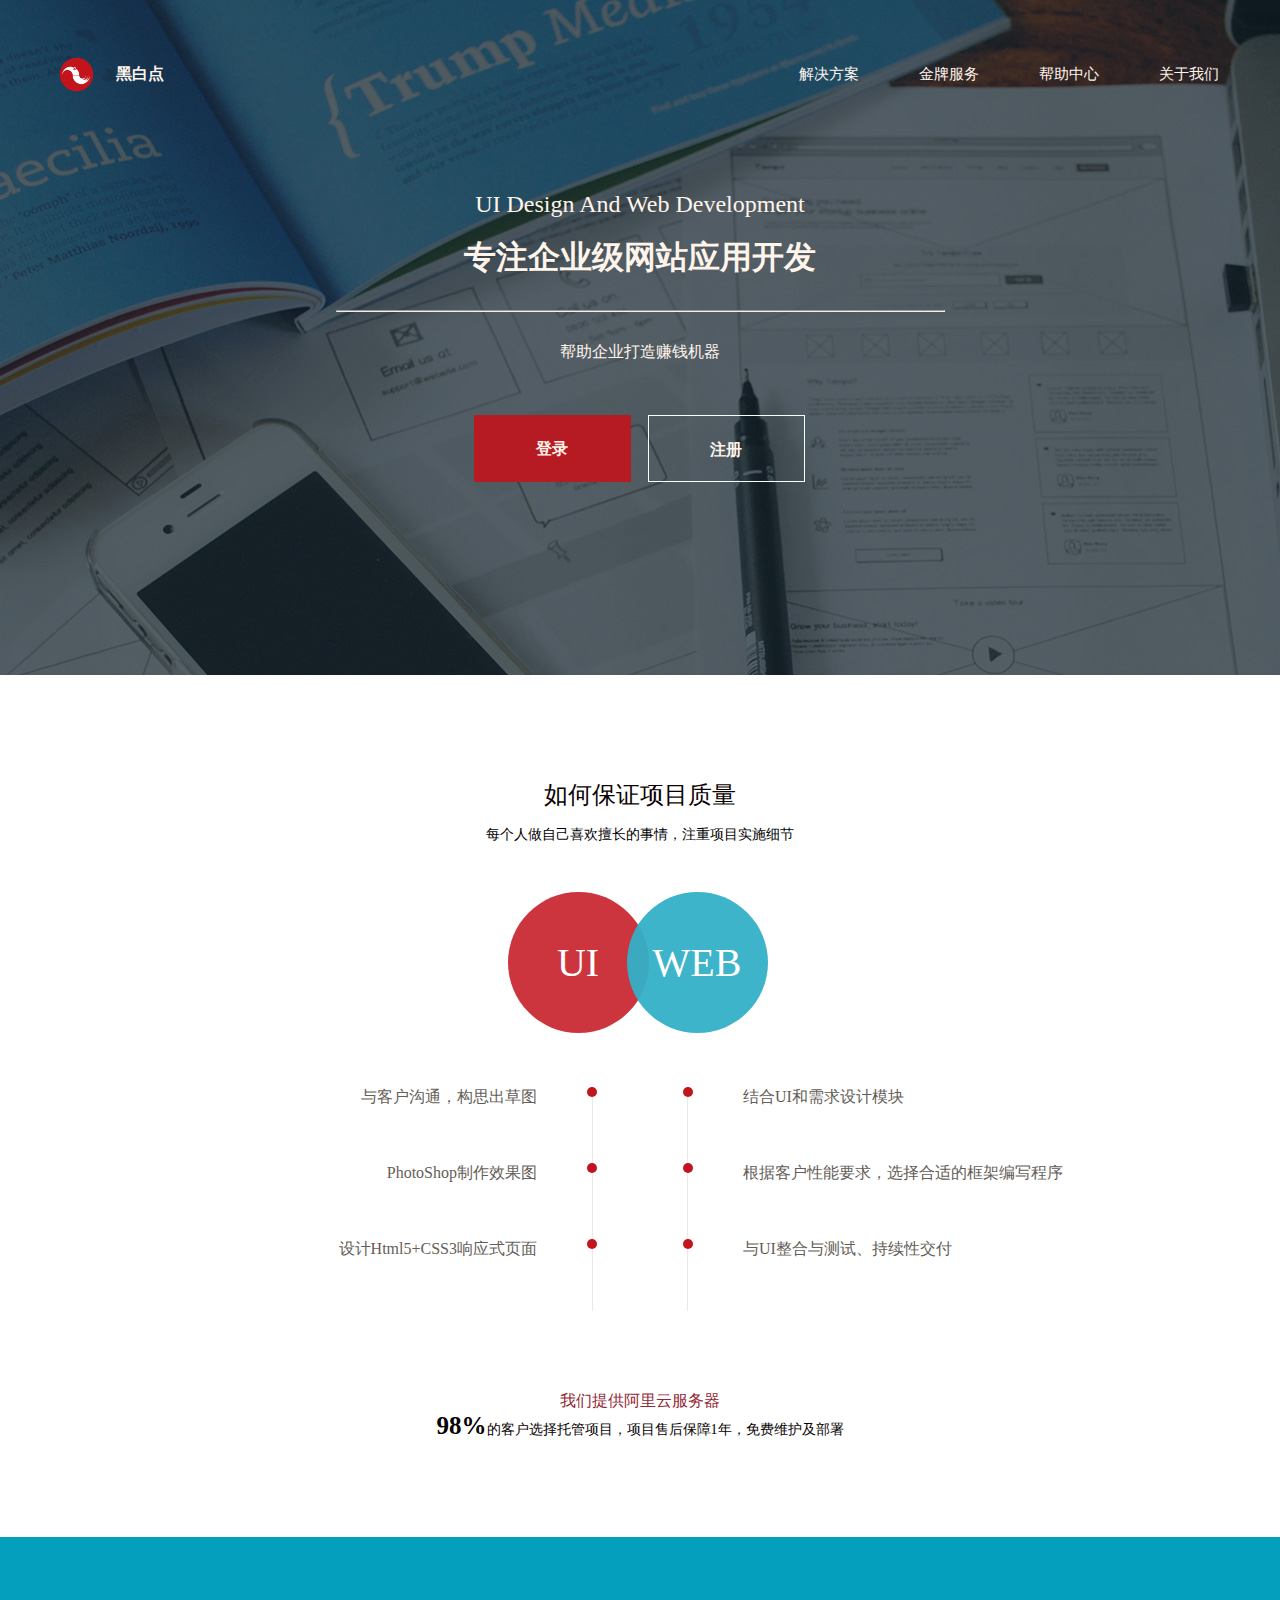
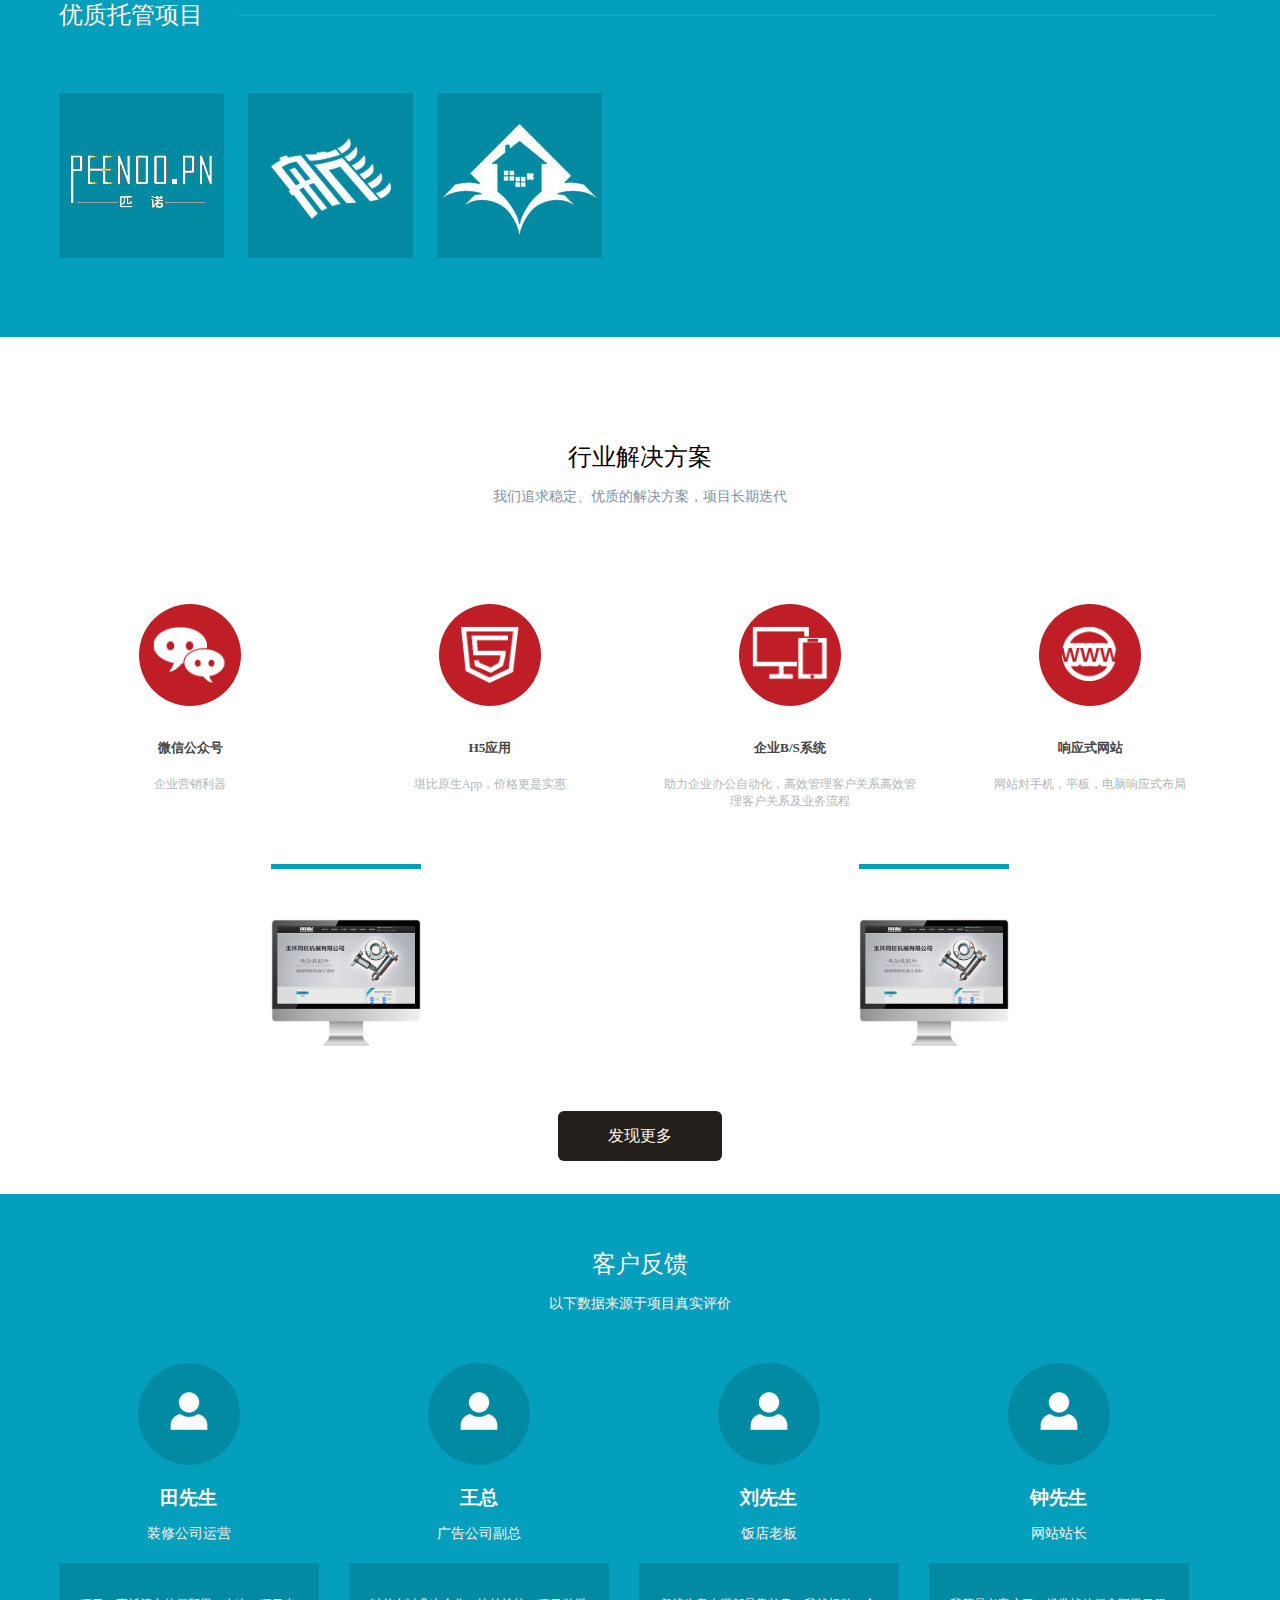
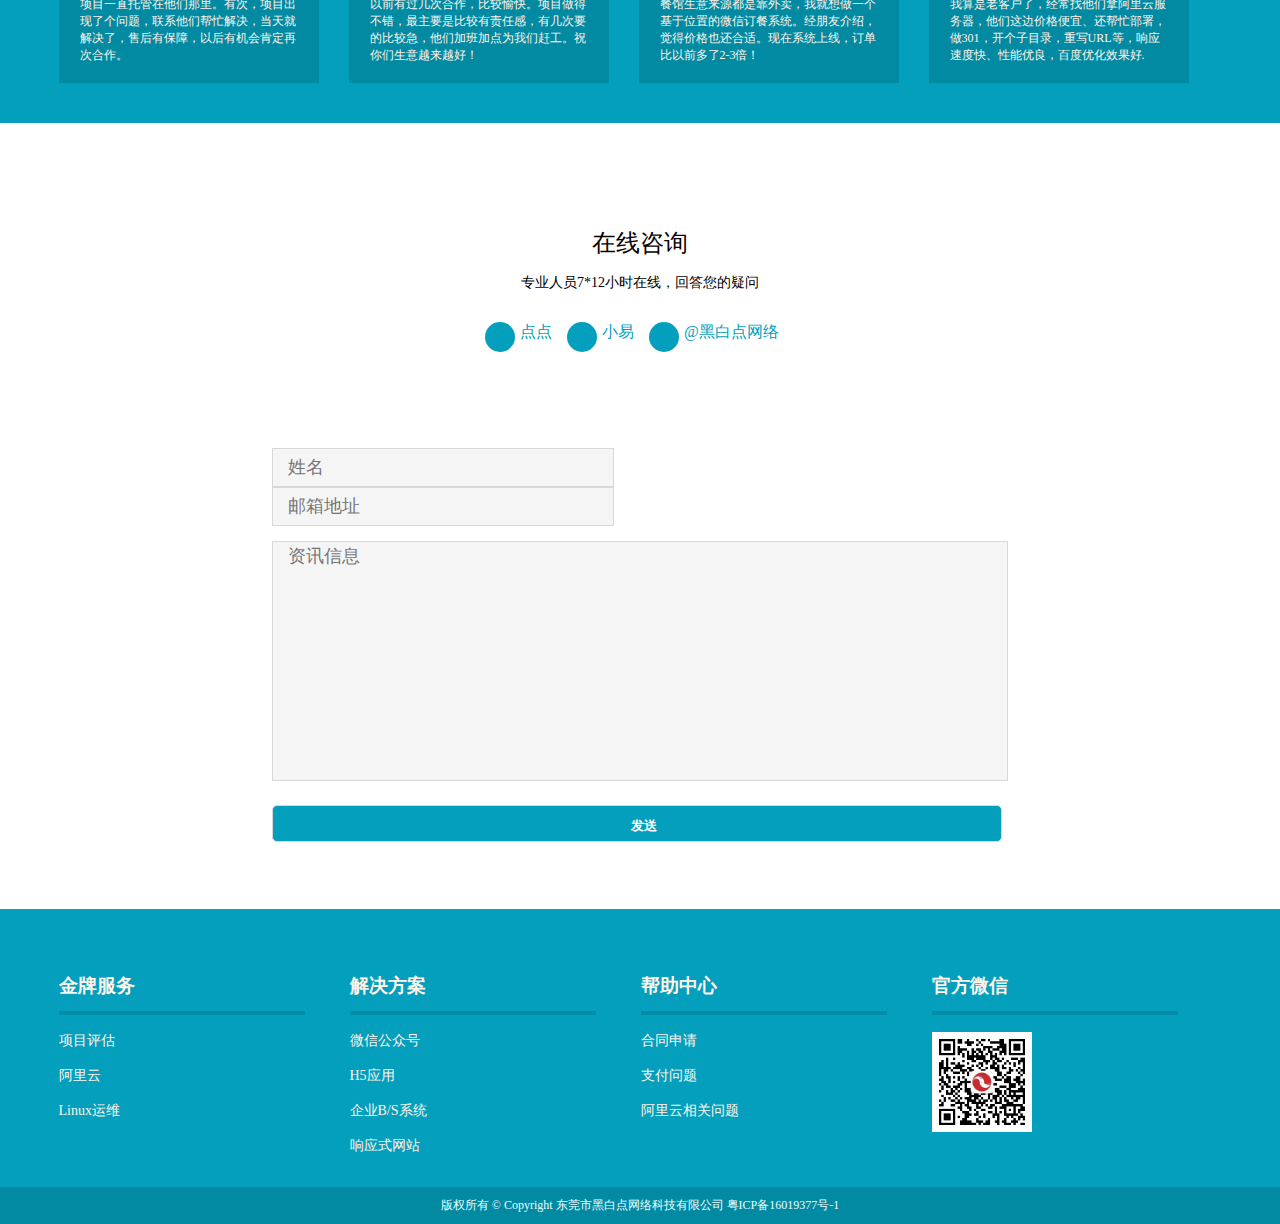
<file: qhd/index.html>
<!DOCTYPE html>
<html lang="en">
<head>
    <meta charset="UTF-8">
    <title>起黑点</title>
    <link rel="stylesheet" href="css/index.css">
    <link rel="stylesheet" href="css/common.css">
</head>
<body>
   <header class="page01">
       <div class="container">
       <div class="nav">
           <div class="logo">
               <img src="img/logo.png" alt="" width="35" height="35">
               <span>黑白点</span>
           </div>
           <ul class="list">
               <li><a href="solve.html">解决方案</a></li>
               <li><a href="service.html">金牌服务</a></li>
               <li><a href="help.html">帮助中心</a></li>
               <li><a href="aboutus.html">关于我们</a></li>
           </ul>
       </div>
       <div class="bigTitle">
           <div class="title">
               <h2>UI Design And Web Development</h2>
               <h1>专注企业级网站应用开发</h1>
               <hr>
               <h4>帮助企业打造赚钱机器</h4>
           </div>
           <ul class="login">
               <li><a href="#">登录</a></li>
               <li><a href="#">注册</a></li>
           </ul>
       </div>
       </div>
   </header>
<section class="page02">
    <div class="container">
        <div class="top_title">
            <h2>如何保证项目质量</h2>
            <p>每个人做自己喜欢擅长的事情，注重项目实施细节</p>
        </div>
        <div class="circle">
            <span class="UI">UI</span>
            <span class="WEB">WEB</span>
        </div>
        <div class="content">
            <div class="content_left">
            <ul>
                <li>与客户沟通，构思出草图</li>
                <li>PhotoShop制作效果图</li>
                <li>设计Html5+CSS3响应式页面</li>
            </ul>
            </div>
            <div class="content_right">
            <ul>
                <li>结合UI和需求设计模块</li>
                <li>根据客户性能要求，选择合适的框架编写程序</li>
                <li>与UI整合与测试、持续性交付</li>
            </ul>
            </div>
        </div>
        <div class="bottom">
            <p>我们提供阿里云服务器</p>
            <p><span>98%</span>的客户选择托管项目，项目售后保障1年，免费维护及部署</p>
        </div>
    </div>
</section>
<section class="page03">
    <div class="container">
    <h2>优质托管项目</h2>
    <ul>
        <li><img src="img/work1.jpg" alt=""></li>
        <li><img src="img/work2.jpg" alt=""></li>
        <li><img src="img/work3.jpg" alt=""></li>
    </ul>
    </div>
</section>
<section class="page04">
    <div class="container">
        <div class="top_title">
            <h2>行业解决方案</h2>
            <p>我们追求稳定、优质的解决方案，项目长期迭代</p>
        </div>
        <ul class="tubiao">
            <li><span><img src="img/wx.png" alt=""></span>
            <h5>微信公众号</h5>
            <p>企业营销利器</p>
            </li>
            <li><span><img src="img/h5.png" alt=""></span>
                <h5>H5应用</h5>
                <p>堪比原生App，价格更是实惠</p>
            </li>
            <li><span><img src="img/web.png" alt=""></span>
                <h5>企业B/S系统</h5>
                <p>助力企业办公自动化，高效管理客户关系高效管理客户关系及业务流程</p>
            </li>
            <li><span><img src="img/www.png" alt=""></span>
                <h5>响应式网站</h5>
                <p>网站对手机，平板，电脑响应式布局</p>
            </li>
        </ul>
        <div class="picture">
            <img src="img/pictrue.png" alt="">
            <img src="img/pictrue.png" alt="">
        </div>
        <div class="btn">
            <a href="#">发现更多</a>
        </div>
    </div>
</section>
<section class="page05">
    <div class="container">
        <div class="top_title font_white">
            <h2 class="font_white">客户反馈</h2>
            <p>以下数据来源于项目真实评价</p>
        </div>
        <ul class="client">
            <li>
                <span><img src="img/default.png" alt=""></span>
                <h3>田先生</h3>
                <p class="clientPos">装修公司运营</p>
                <div class="clientDetail">
                    <p>项目一直托管在他们那里。有次，项目出现了个问题，联系他们帮忙解决，当天就解决了，售后有保障，以后有机会肯定再次合作。</p>
                </div>
            </li>
            <li>
                <span><img src="img/default.png" alt=""></span>
                <h3>王总</h3>
                <p class="clientPos">广告公司副总</p>
                <div class="clientDetail">
                    <p>以前有过几次合作，比较愉快。项目做得不错，最主要是比较有责任感，有几次要的比较急，他们加班加点为我们赶工。祝你们生意越来越好！</p>
                </div>
            </li>
            <li>
                <span><img src="img/default.png" alt=""></span>
                <h3>刘先生</h3>
                <p class="clientPos">饭店老板</p>
                <div class="clientDetail">
                    <p>餐馆生意来源都是靠外卖，我就想做一个基于位置的微信订餐系统。经朋友介绍，觉得价格也还合适。现在系统上线，订单比以前多了2-3倍！</p>
                </div>
            </li>
            <li>
                <span><img src="img/default.png" alt=""></span>
                <h3>钟先生</h3>
                <p class="clientPos">网站站长</p>
                <div class="clientDetail">
                    <p>我算是老客户了，经常找他们拿阿里云服务器，他们这边价格便宜、还帮忙部署，做301，开个子目录，重写URL等，响应速度快、性能优良，百度优化效果好.</p>
                </div>
            </li>
        </ul>
    </div>
</section>
<section class="page06">
    <div class="container">
        <div class="top_title">
            <h2>在线咨询</h2>
            <p>专业人员7*12小时在线，回答您的疑问</p>
        </div>
        <ul class="consult">
            <li>
                <a href="#">点点</a>
            </li>
            <li>
                <a href="#">小易</a>
            </li>
            <li>
                <a href="#">@黑白点网络</a>
            </li>
        </ul>
        <form class="info">
            <input type="text" placeholder="姓名" class="name">
            <input type="email" placeholder="邮箱地址" class="address">
            <textarea placeholder="资讯信息" class="textInfo"></textarea>
            <input type="submit" class="send-btn" value="发送">
        </form>
    </div>
</section>
<footer class="footer">
    <div class="container">
    <ul class="footerTop">
        <li>
            <h3>金牌服务</h3>
            <p>项目评估</p>
            <p>阿里云</p>
            <p>Linux运维</p>
        </li>
        <li>
            <h3>解决方案</h3>
            <p>微信公众号</p>
            <p>H5应用</p>
            <p>企业B/S系统</p>
            <p>响应式网站</p>
        </li>
        <li>
            <h3>帮助中心</h3>
            <p>合同申请</p>
            <p>支付问题</p>
            <p>阿里云相关问题</p>
        </li>
        <li>
            <h3>官方微信</h3>
            <img src="img/qrcode.jpg" alt="" width="100" height="100">
        </li>
    </ul>
    </div>
    <div class="footerBottom">
        版权所有 © Copyright 东莞市黑白点网络科技有限公司 粤ICP备16019377号-1
    </div>
</footer>
</body>
</html>
</file>
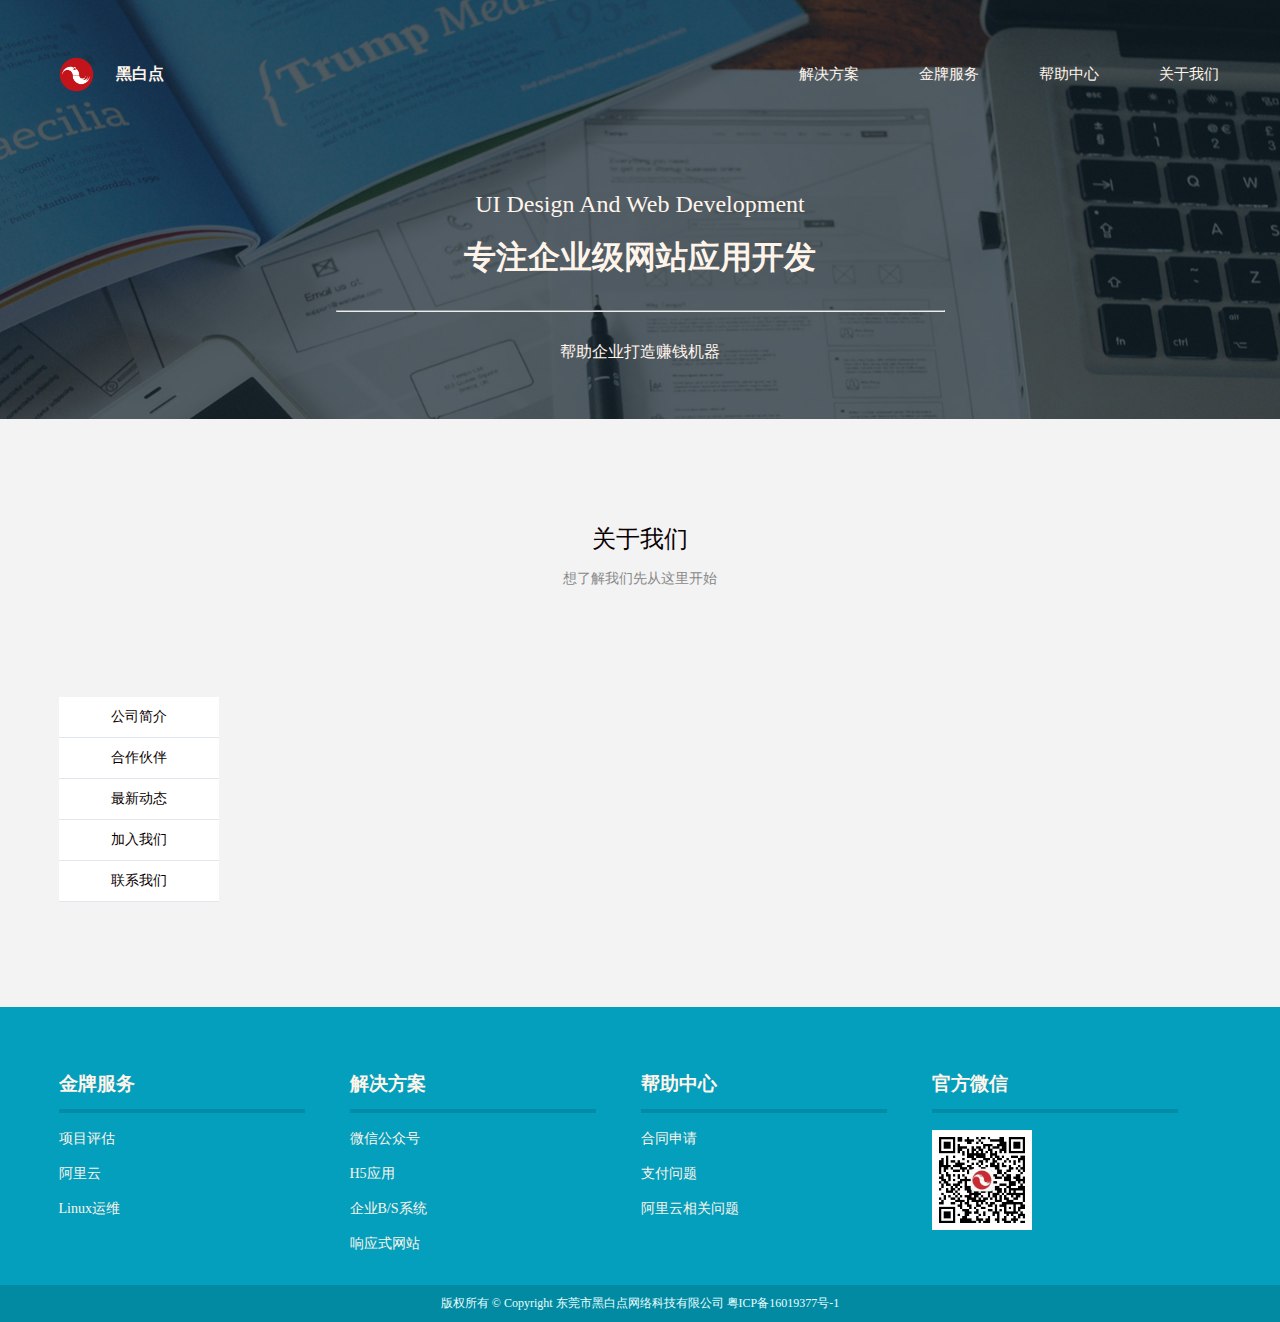
<file: qhd/aboutus.html>
<!DOCTYPE html>
<html lang="en">
<head>
    <meta charset="UTF-8">
    <title>关于我们</title>
    <link rel="stylesheet" href="css/common.css">
    <style>
        .page02{
            min-height: 588px;
            overflow: hidden;
            background: #f3f3f4;
        }
        .page02 .top_title p{
            color:#888;
        }
        .page02 .main_content .content_right2 .content .tel{
            color:#049fbd;
        }
        .page02 .main_content .content_right2 .content .tel:hover{
            text-decoration: underline;
        }
        .page02 .main_content .content_right2 .content .conUsTitle{
            margin-bottom: 33px;
        }
    </style>
</head>
<body>
<header class="page01 other_header">
    <div class="container">
        <div class="nav">
            <div class="logo">
                <img src="img/logo.png" alt="" width="35" height="35">
                <span>黑白点</span>
            </div>
            <ul class="list">
                <li><a href="solve.html">解决方案</a></li>
                <li><a href="service.html">金牌服务</a></li>
                <li><a href="help.html">帮助中心</a></li>
                <li><a href="aboutus.html">关于我们</a></li>
            </ul>
        </div>
        <div class="bigTitle">
            <div class="title">
                <h2>UI Design And Web Development</h2>
                <h1>专注企业级网站应用开发</h1>
                <hr>
                <h4>帮助企业打造赚钱机器</h4>
            </div>
        </div>
    </div>
</header>

<section class="page02">
    <div class="container">
        <div class="top_title">
            <h2>关于我们</h2>
            <p>想了解我们先从这里开始</p>
        </div>
        <div class="main_content">
            <ul class="content_left2">
                <li><span></span>公司简介</li>
                <li><span></span>合作伙伴</li>
                <li><span></span>最新动态</li>
                <li><span></span>加入我们</li>
                <li><span></span>联系我们</li>
            </ul>
            <div class="content_right2" id="comDatil">
                <div class="nav">
                    <p><a href="index.html">首页</a> / <a href="aboutus.html">关于我们 </a>/ <span id="change">公司简介</span></p>
                </div>
                <div class="content">
                    <h2>公司简介</h2>
                    <p>东莞市黑白点网络科技有限公司是一家快速成长 的互联网解决方案提供商。我们倡导的持续性交付模式深受企业的欢迎， 在保障产品质量的前提下，用户可以直观看到项目进度情况</p>
                    <p>公司成立于2016年。在此之前，我们已经为湖南、广东、上海等多地客户 服务多年，我们的优质产品及服务得到了客户的认可。我们的核心竞争力 来自于我们的丰富经验和重视研发的态度，研发人员平均有四年本职工作 经验，对于新技术我们十分敏感，经常为国内各大开放平台，及开源社区 做出贡献</p>
                </div>
            </div>
            <div class="content_right2" id="cor">
                <div class="nav">
                    <p><a href="index.html">首页</a> / <a href="aboutus.html">关于我们 </a>/ <span id="change">合作伙伴</span></p>
                </div>
                <div class="content">
                    <h2>合作伙伴</h2>
                    <p>阿里云  谷歌  Docker  腾讯云  微信</p>
                </div>
            </div>
            <div class="content_right2" id="news">
                <div class="nav">
                    <p><a href="index.html">首页</a> / <a href="aboutus.html">关于我们 </a>/ <span id="change">最新动态</span></p>
                </div>
                <div class="content">
                    <h2>最新动态</h2>
                    <p>2016年3月24日 版本号：v1.0；官方网站上线！</p>
                    <p>2016年4月7日 版本号：v1.1；新增产品模块，控制台模块，解决了一些遗留BUG</p>
                    <p>2016年4月17日 版本号：v1.2.1；网站布局整体优化，用户字段修正，字体大小问题，解决了重置密码不能使用的问题</p>
                    <p>2016年4月29日 版本号：v1.2.2；网站UI重新布局，进入稳定版本</p>
                </div>
            </div>
            <div class="content_right2" id="joinUs">
                <div class="nav">
                    <p><a href="index.html">首页</a> / <a href="aboutus.html">关于我们 </a>/ <span id="change">加入我们</span></p>
                </div>
                <div class="content">
                    <h2>加入我们</h2>
                    <p>NodeJs工程师：1年nodejs开发经验，会mean全栈开发，熟悉linux，有github账号优先</p>
                    <p>电话销售：有热情，熟悉电话销售，有信心挑战高薪</p>
                    <p>运营专员：1年运营经验，熟悉微信、微博等平台</p>
                    <p>请将您的简历发送至：点点 我们将于三天内回复您的邮件</p>
                </div>
            </div>
            <div class="content_right2" id="conUs">
                <div class="nav">
                    <p><a href="index.html">首页</a> / <a href="aboutus.html">关于我们 </a>/ <span id="change">联系我们</span></p>
                </div>
                <div class="content">
                    <h2 class="conUsTitle">联系我们</h2>
                    <p>东莞市黑白点网络科技有限公司</p>
                    <p>地址：东莞市麻涌镇行政中心719室</p>
                    <p>电话：<span class="tel">0769-88236013</span></p>
                </div>
            </div>
        </div>
    </div>
</section>

<footer class="footer">
    <div class="container">
        <ul class="footerTop">
            <li>
                <h3>金牌服务</h3>
                <p>项目评估</p>
                <p>阿里云</p>
                <p>Linux运维</p>
            </li>
            <li>
                <h3>解决方案</h3>
                <p>微信公众号</p>
                <p>H5应用</p>
                <p>企业B/S系统</p>
                <p>响应式网站</p>
            </li>
            <li>
                <h3>帮助中心</h3>
                <p>合同申请</p>
                <p>支付问题</p>
                <p>阿里云相关问题</p>
            </li>
            <li>
                <h3>官方微信</h3>
                <img src="img/qrcode.jpg" alt="" width="100" height="100">
            </li>
        </ul>
    </div>
    <div class="footerBottom">
        版权所有 © Copyright 东莞市黑白点网络科技有限公司 粤ICP备16019377号-1
    </div>
</footer>

<script src="https://cdnjs.cloudflare.com/ajax/libs/jquery/3.2.1/jquery.js"></script>
<script>

    var $lis = $('.content_left2 li');
    var $contents = $('.content_right2');

    $lis.each(function(index,element){
        $(this).click(function(){
            $lis.find('span').removeClass('active');
            $contents.hide();
            $(this).find('span').addClass('active');
            $contents.eq(index).show();
        });
    });

</script>
</body>
</html>
</file>
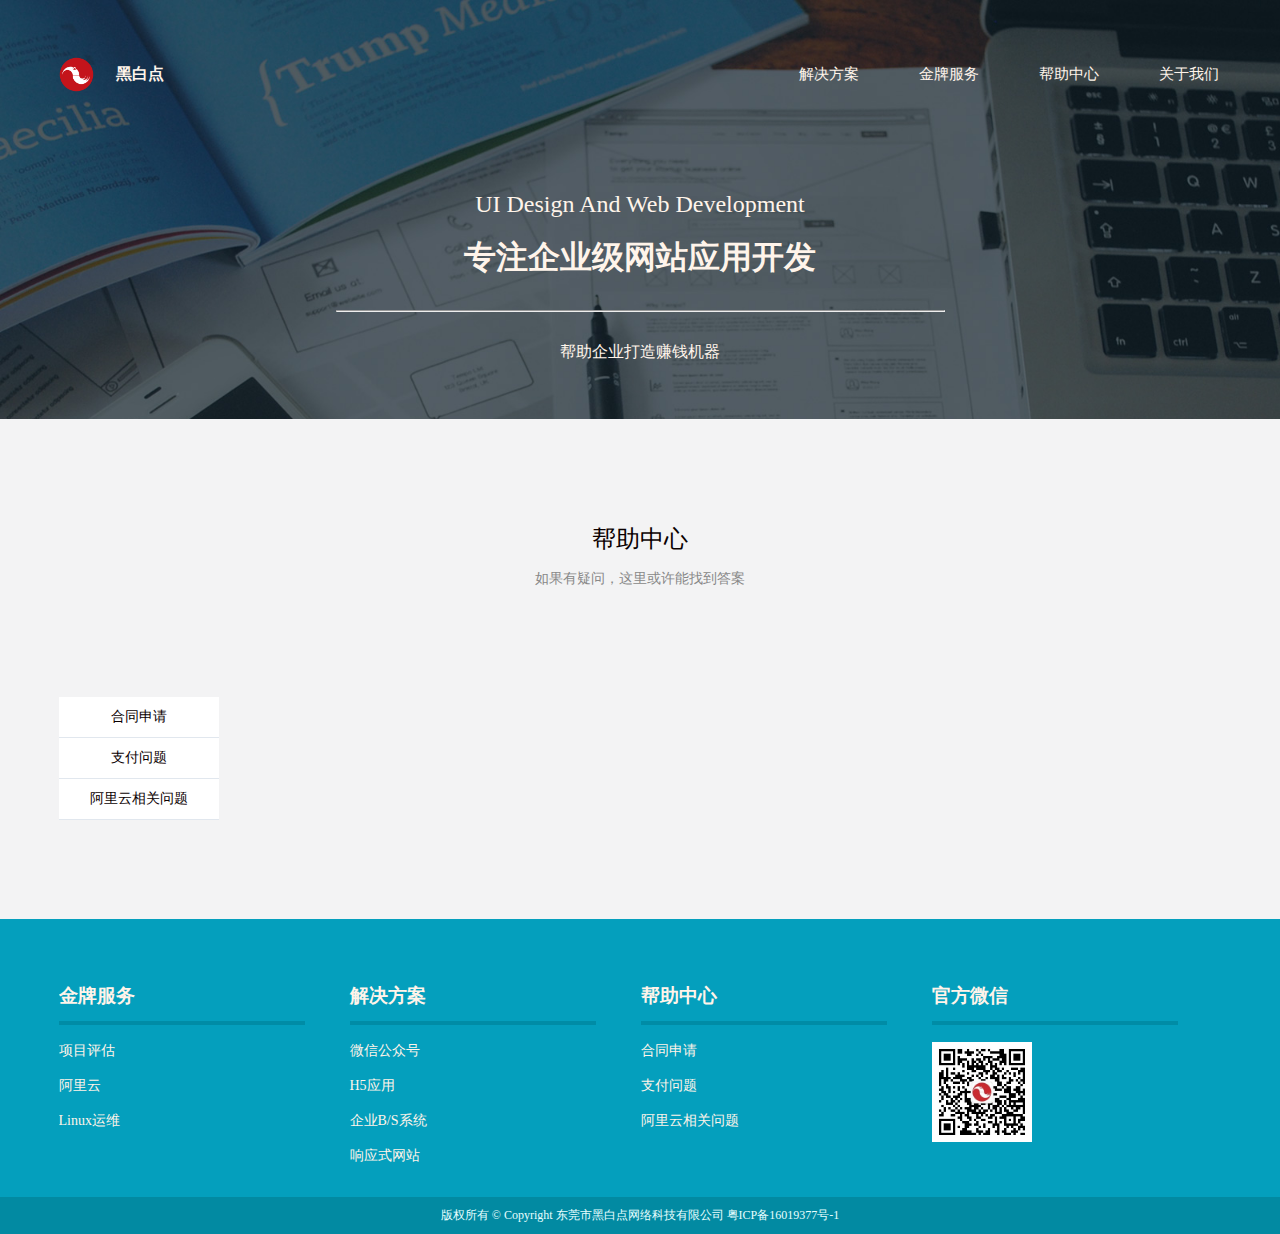
<file: qhd/help.html>
<!DOCTYPE html>
<html lang="en">
<head>
    <meta charset="UTF-8">
    <title>帮助中心</title>
    <link rel="stylesheet" href="css/common.css">
    <style>
        .page02{
            min-height: 500px;
            overflow: hidden;
            background: #f3f3f4;
        }
        .page02 .top_title p{
            color:#888;
        }
    </style>
</head>
<body>
<header class="page01 other_header">
    <div class="container">
        <div class="nav">
            <div class="logo">
                <img src="img/logo.png" alt="" width="35" height="35">
                <span>黑白点</span>
            </div>
            <ul class="list">
                <li><a href="solve.html">解决方案</a></li>
                <li><a href="service.html">金牌服务</a></li>
                <li><a href="help.html">帮助中心</a></li>
                <li><a href="aboutus.html">关于我们</a></li>
            </ul>
        </div>
        <div class="bigTitle">
            <div class="title">
                <h2>UI Design And Web Development</h2>
                <h1>专注企业级网站应用开发</h1>
                <hr>
                <h4>帮助企业打造赚钱机器</h4>
            </div>
        </div>
    </div>
</header>

<section class="page02">
    <div class="container">
        <div class="top_title">
            <h2>帮助中心</h2>
            <p>如果有疑问，这里或许能找到答案</p>
        </div>
        <div class="main_content">
            <ul class="content_left2">
                <li><span></span>合同申请</li>
                <li><span></span>支付问题</li>
                <li><span></span>阿里云相关问题</li>
            </ul>
            <div class="content_right2" id="hetong">
                <div class="nav">
                    <p><a href="index.html">首页</a> / <a href="help.html">帮助中心 </a>/ <span id="change">合同申请</span></p>
                </div>
                <div class="content">
                    <h2>合同申请</h2>
                    <h4>如何申请合同？</h4>
                    <p>为了保障双方合法权益，可以向我方提出合同申请，请点击下载查看具体详情（只支持解决方案，其他类型暂不支持合同申请）</p>
                    <p><a href="#">解决方案合同.doc</a></p>
                    <h4>如何签署合同？</h4>
                    <p>合同可通过三种方式签署</p>
                    <p>1.邮寄签署，双方把文件签署好后邮寄至另一方</p>
                    <p>2.合同传真，通过传真的方式签署合同</p>
                    <p>3.在线签署，把签署好的合同通过扫描件或相片的形式发送至双方</p>
                </div>
            </div>
            <div class="content_right2" id="pay">
                <div class="nav">
                    <p><a href="index.html">首页</a> / <a href="help.html">帮助中心 </a>/ <span id="change">支付问题</span></p>
                </div>
                <div class="content">
                    <img src="img/about-img1.png" alt="">
                    <h2>支付问题</h2>
                    <h4>线下支付</h4>
                    <img src="img/about-img1.png" alt="">
                    <h4>索取发票</h4>
                    <p>所有服务均可提供正规发票，具体操作请询问客服人员</p>
                </div>
            </div>
            <div class="content_right2" id="ali">
                <div class="nav">
                    <p><a href="index.html">首页</a> / <a href="help.html">帮助中心 </a>/ <span id="change">阿里云相关问题</span></p>
                </div>
                <div class="content">
                    <div class="aliyun"><img src="img/about-img2.png" alt=""></div>
                    <h2>阿里云相关问题</h2>
                    <h4>为什么我们的阿里云这么便宜？</h4>
                    <p>我们是阿里云合作商家，享有特殊代理价格，在我们这里购买阿里 云的任何产品都是正品，均可享受阿里云官方售后！</p>
                    <h4>怎么购买便宜的阿里云？</h4>
                    <p>1、打开阿里云官网，看好相应的配置。</p>
                    <p>2、联系客服咨询价格，然后提供一个邮箱号。备注：邮箱不能绑定淘宝或阿里云，邮箱务必正确 需要邮件确认</p>
                    <p>3、客服会从阿里云后台帮您申请注册，您收到邮件 后根据提示进行注册。</p>
                    <p>4、注册完成以后，提交订单。备注：不要 自行支付。</p>
                    <p>5、支付对应折扣后的价格。拍完通知客服。 客服帮您结算。结算完成后即可开始使用！</p>
                    <h4>除了购买到便宜的阿里云，还可享受到什么？</h4>
                    <p>1.购买年付套餐 ，软件安装、环境配置 + 免费协助完成备案</p>
                    <p>2.解决方案九折优惠券</p>
                    <p>3.提供阿里云正规发票</p>
                </div>
            </div>
        </div>
    </div>
</section>

<footer class="footer">
    <div class="container">
        <ul class="footerTop">
            <li>
                <h3>金牌服务</h3>
                <p>项目评估</p>
                <p>阿里云</p>
                <p>Linux运维</p>
            </li>
            <li>
                <h3>解决方案</h3>
                <p>微信公众号</p>
                <p>H5应用</p>
                <p>企业B/S系统</p>
                <p>响应式网站</p>
            </li>
            <li>
                <h3>帮助中心</h3>
                <p>合同申请</p>
                <p>支付问题</p>
                <p>阿里云相关问题</p>
            </li>
            <li>
                <h3>官方微信</h3>
                <img src="img/qrcode.jpg" alt="" width="100" height="100">
            </li>
        </ul>
    </div>
    <div class="footerBottom">
        版权所有 © Copyright 东莞市黑白点网络科技有限公司 粤ICP备16019377号-1
    </div>
</footer>

<script src="https://cdnjs.cloudflare.com/ajax/libs/jquery/3.2.1/jquery.js"></script>
<script>

    var $lis = $('.content_left2 li');
    var $contents = $('.content_right2');

        $lis.each(function(index){
            $(this).click(function(){
             $lis.find('span').removeClass('active');
                $contents.hide();
             $(this).find('span').addClass('active');
             $contents.eq(index).show();
           });
        });

</script>
</body>
</html>
</file>
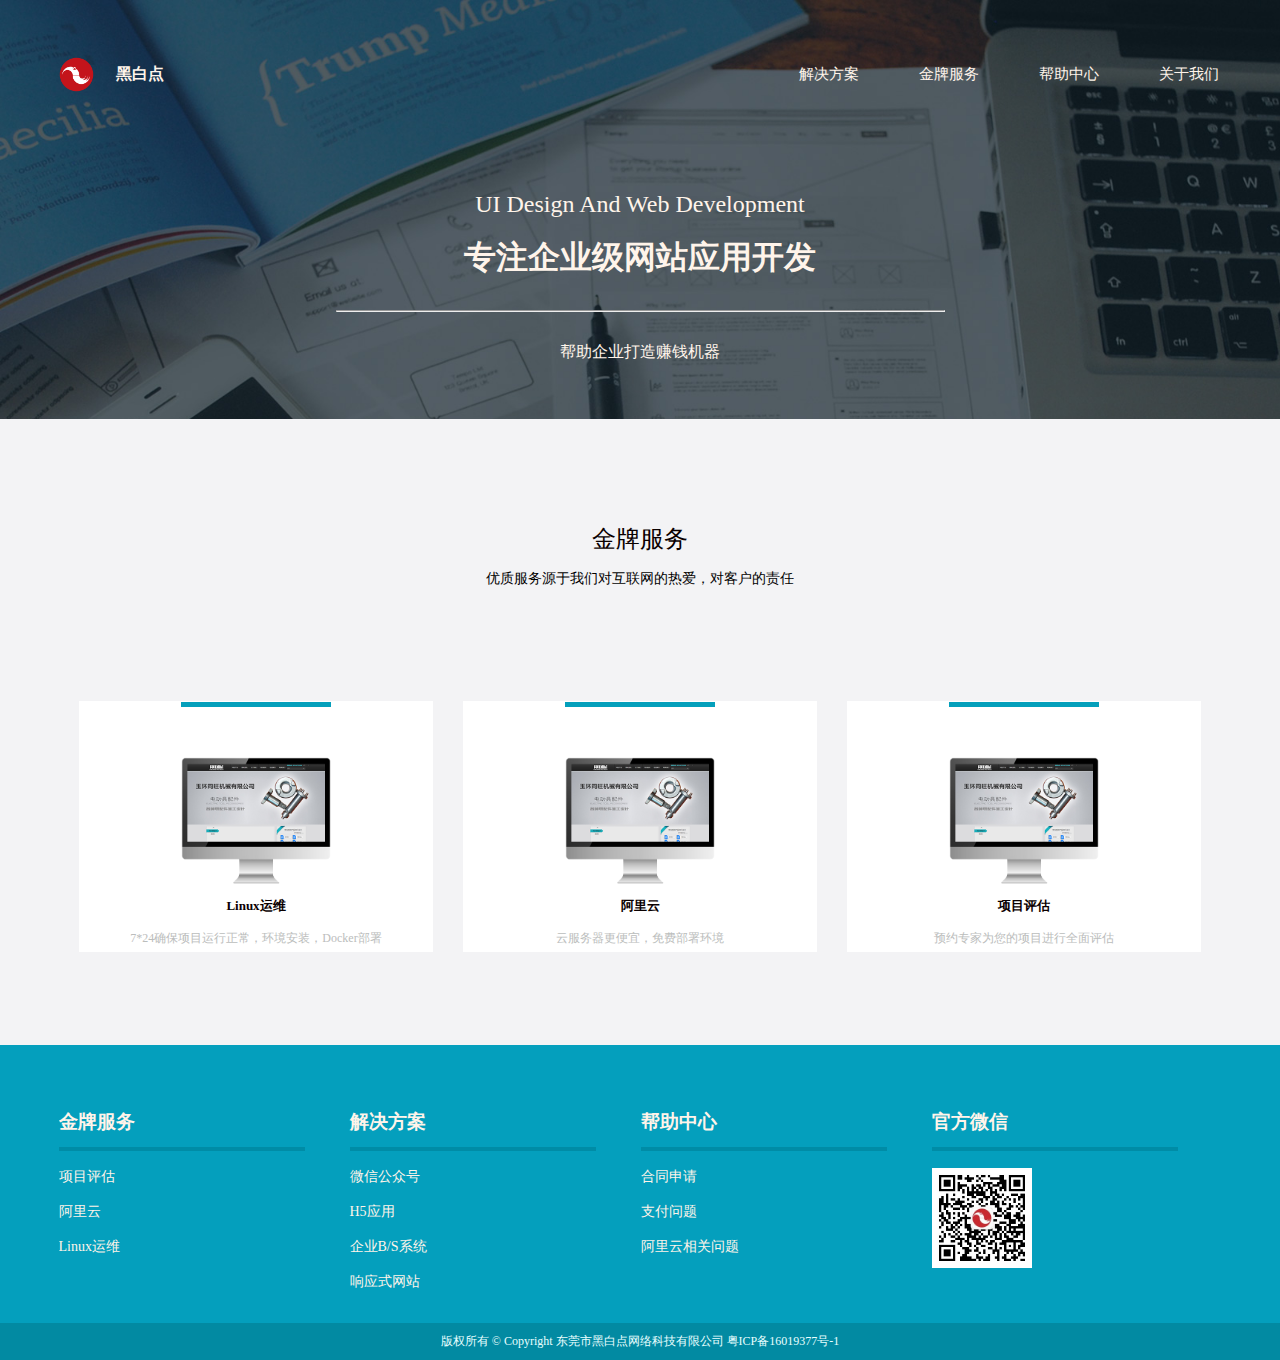
<file: qhd/service.html>
<!DOCTYPE html>
<html lang="en">
<head>
    <meta charset="UTF-8">
    <title>金牌服务</title>
    <link rel="stylesheet" href="css/common.css">
    <style>
        .page02{
            min-height: 626px;
            width: 100%;
            overflow: hidden;
            background: #f3f3f5;
        }
        .page02 .service{
            font-size: 0px;
            margin-top:113px;
            text-align: center;
        }
        .page02 .service li{
            display:inline-block;
            width: 354px;
            height: 251px;
            background: #ffffff;
        }
        .page02 .service li:hover{
            margin-top:-1px;
            border:1px solid deepskyblue;
            box-sizing:border-box;
        }
        .page02 .service li + li{
            margin-left:30px;
        }
        .page02 .service li h5{
            font-size: 13px;
            margin-top:10px;
            color: #0a0000;
        }
        .page02 .service li p{
            font-size:12px;
            color:#bbbdbc;
            margin-top:15px;
        }

    </style>
</head>
<body>
<header class="page01 other_header">
    <div class="container">
        <div class="nav">
            <div class="logo">
                <img src="img/logo.png" alt="" width="35" height="35">
                <span>黑白点</span>
            </div>
            <ul class="list">
                <li><a href="solve.html">解决方案</a></li>
                <li><a href="service.html">金牌服务</a></li>
                <li><a href="help.html">帮助中心</a></li>
                <li><a href="aboutus.html">关于我们</a></li>
            </ul>
        </div>
        <div class="bigTitle">
            <div class="title">
                <h2>UI Design And Web Development</h2>
                <h1>专注企业级网站应用开发</h1>
                <hr>
                <h4>帮助企业打造赚钱机器</h4>
            </div>
        </div>
    </div>
</header>

<section class="page02">
    <div class="container">
        <div class="top_title">
            <h2>金牌服务</h2>
            <p>优质服务源于我们对互联网的热爱，对客户的责任</p>
        </div>
        <ul class="service">
            <li>
                <img src="img/pictrue.png" alt="">
                <h5>Linux运维</h5>
                <p>7*24确保项目运行正常，环境安装，Docker部署</p>
            <li>
                <img src="img/pictrue.png" alt="">
                <h5>阿里云</h5>
                <p>云服务器更便宜，免费部署环境</p>
            </li>
            <li>
                <img src="img/pictrue.png" alt="">
                <h5>项目评估</h5>
                <p>预约专家为您的项目进行全面评估</p>
            </li>
        </ul>
    </div>
</section>

<footer class="footer">
    <div class="container">
        <ul class="footerTop">
            <li>
                <h3>金牌服务</h3>
                <p>项目评估</p>
                <p>阿里云</p>
                <p>Linux运维</p>
            </li>
            <li>
                <h3>解决方案</h3>
                <p>微信公众号</p>
                <p>H5应用</p>
                <p>企业B/S系统</p>
                <p>响应式网站</p>
            </li>
            <li>
                <h3>帮助中心</h3>
                <p>合同申请</p>
                <p>支付问题</p>
                <p>阿里云相关问题</p>
            </li>
            <li>
                <h3>官方微信</h3>
                <img src="img/qrcode.jpg" alt="" width="100" height="100">
            </li>
        </ul>
    </div>
    <div class="footerBottom">
        版权所有 © Copyright 东莞市黑白点网络科技有限公司 粤ICP备16019377号-1
    </div>
</footer>

</body>
</html>
</file>
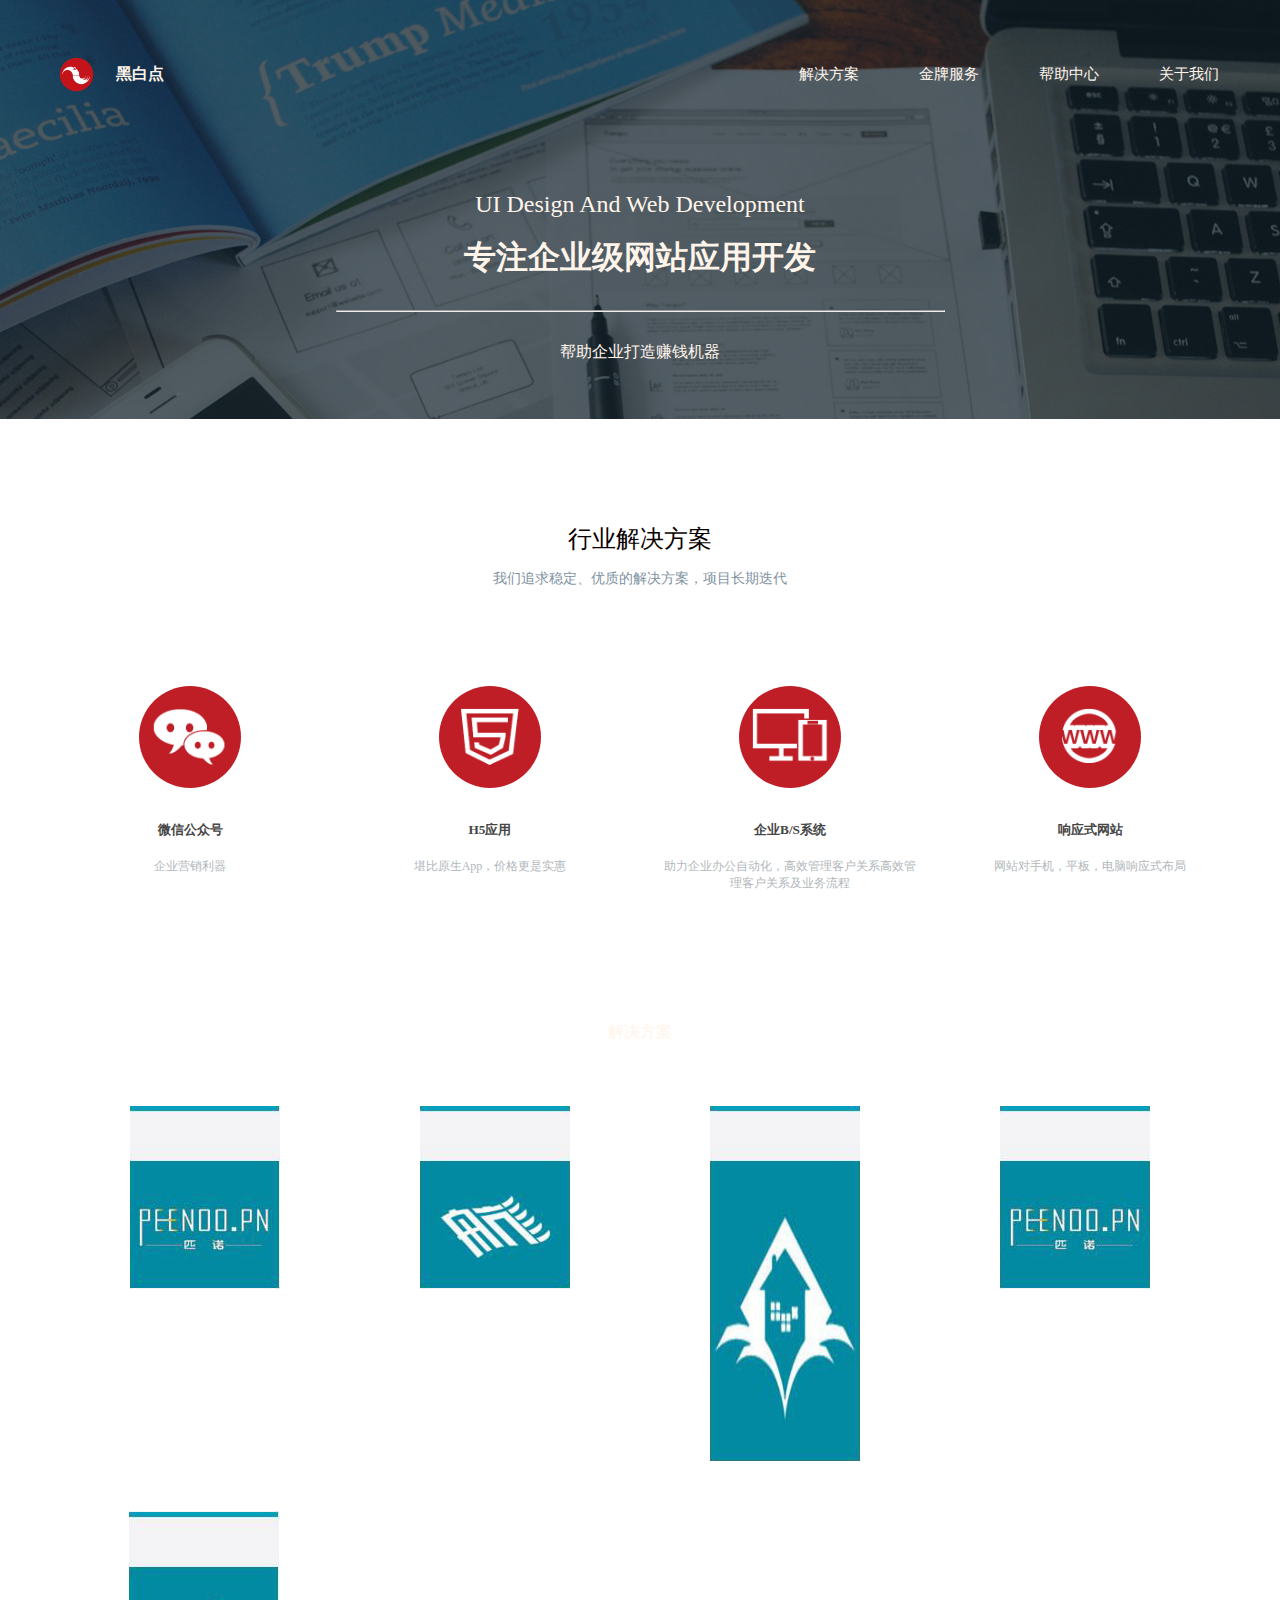
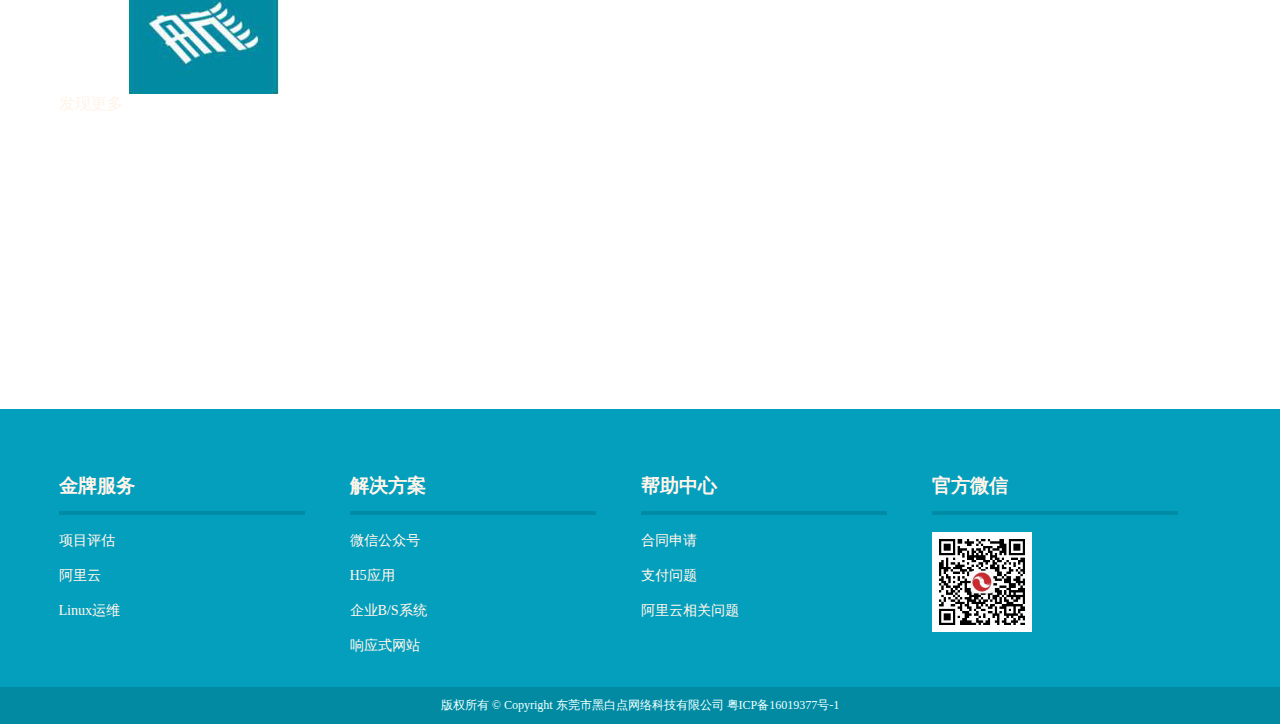
<file: qhd/solve.html>
<!DOCTYPE html>
<html lang="en">
<head>
    <meta charset="UTF-8">
    <title>解决方案</title>
    <link rel="stylesheet" href="css/common.css">
    <style>
        .page02 {
            background: #ffffff;
            width: 100%;
            min-height: 1590px;
        }

        .page02 .top_title p {
            color: #8091a1;
        }

        .page02 .tubiao {
            width: 100%;
            overflow: hidden;
            margin-top: 98px;
        }

        .page02 .tubiao li {
            width: 263px;
            float: left;
        }

        .page02 .tubiao li + li {
            margin-left: 37px;
        }

        .page02 .tubiao li span {
            display: block;
            width: 102px;
            height: 102px;
            border-radius: 50%;
            background: #bf1e26;
            text-align: center;
            margin: 0 auto;
        }

        .page02 .tubiao li span img {
            margin-top: 10px;
            width: 78px;
            height: 78px;
        }

        .page02 .tubiao li h5 {
            color: #464646;
            text-align: center;
            margin-top: 33px;
        }

        .page02 .tubiao li p {
            color: #b2b7bb;
            text-align: center;
            font-size: 12px;
            margin-top: 19px;
        }

        .page02 .picture {
            margin-top: 130px;
            text-align: center;
            font-size: 0;
        }

        .page02 .picture h5{
            font-size:16px;
            font-weight: normal;
        }

        .page02 .picture ul{
            margin-top:63px;
            width: 100%;
            overflow: hidden;
            text-align: center;

        }
        .page02 .picture ul li{
            display:inline-block;
            padding: 0 70px;
            vertical-align:top;
        }

        .page02 .picture ul li:last-child{
            margin-top:50px;
            float:left;
        }
    </style>
</head>
<body>
<header class="page01 other_header">
    <div class="container">
        <div class="nav">
            <div class="logo">
                <img src="img/logo.png" alt="" width="35" height="35">
                <span>黑白点</span>
            </div>
            <ul class="list">
                <li><a href="solve.html">解决方案</a></li>
                <li><a href="service.html">金牌服务</a></li>
                <li><a href="help.html">帮助中心</a></li>
                <li><a href="aboutus.html">关于我们</a></li>
            </ul>
        </div>
        <div class="bigTitle">
            <div class="title">
                <h2>UI Design And Web Development</h2>
                <h1>专注企业级网站应用开发</h1>
                <hr>
                <h4>帮助企业打造赚钱机器</h4>
            </div>
        </div>
    </div>
</header>

<section class="page02">
    <div class="container">
        <div class="top_title">
            <h2>行业解决方案</h2>
            <p>我们追求稳定、优质的解决方案，项目长期迭代</p>
        </div>
        <ul class="tubiao">
            <li><span><img src="img/wx.png" alt=""></span>
                <h5>微信公众号</h5>
                <p>企业营销利器</p>
            </li>
            <li><span><img src="img/h5.png" alt=""></span>
                <h5>H5应用</h5>
                <p>堪比原生App，价格更是实惠</p>
            </li>
            <li><span><img src="img/web.png" alt=""></span>
                <h5>企业B/S系统</h5>
                <p>助力企业办公自动化，高效管理客户关系高效管理客户关系及业务流程</p>
            </li>
            <li><span><img src="img/www.png" alt=""></span>
                <h5>响应式网站</h5>
                <p>网站对手机，平板，电脑响应式布局</p>
            </li>
        </ul>
        <div class="picture">
            <h5>解决方案</h5>
            <ul>
                <li><img src="img/solve_03.jpg" alt=""></li>
                <li><img src="img/solve_05.jpg" alt=""></li>
                <li><img src="img/solve_07.jpg" alt=""></li>
                <li><img src="img/solve_09.jpg" alt=""></li>
                <li><img src="img/solve_15.jpg" alt=""></li>
            </ul>
        </div>
        <div class="btn">
            <a href="#">发现更多</a>
        </div>
    </div>
</section>

<footer class="footer">
    <div class="container">
        <ul class="footerTop">
            <li>
                <h3>金牌服务</h3>
                <p>项目评估</p>
                <p>阿里云</p>
                <p>Linux运维</p>
            </li>
            <li>
                <h3>解决方案</h3>
                <p>微信公众号</p>
                <p>H5应用</p>
                <p>企业B/S系统</p>
                <p>响应式网站</p>
            </li>
            <li>
                <h3>帮助中心</h3>
                <p>合同申请</p>
                <p>支付问题</p>
                <p>阿里云相关问题</p>
            </li>
            <li>
                <h3>官方微信</h3>
                <img src="img/qrcode.jpg" alt="" width="100" height="100">
            </li>
        </ul>
    </div>
    <div class="footerBottom">
        版权所有 © Copyright 东莞市黑白点网络科技有限公司 粤ICP备16019377号-1
    </div>
</footer>
</body>
</html>
</file>
<file: qhd/css/index.css>
/*index.html*/
/*page02*/
.page02 {
    background: #ffffff;
    width: 100%;
    height: 862px;
}

.page02 .circle {
    width: 265px;
    overflow: hidden;
    margin: 48px auto 0;
}

.page02 .circle .UI {
    display: block;
    width: 141px;
    height: 141px;
    background: #ca2a34;
    font-size: 40px;
    text-align: center;
    line-height: 141px;
    float: left;
    border-radius: 50%;
    opacity: 0.95;
    color: #fff;
}

.page02 .circle .WEB {
    display: block;
    width: 141px;
    height: 141px;
    background: #34b0c8;
    font-size: 40px;
    text-align: center;
    line-height: 141px;
    float: left;
    margin-left: -22px;
    border-radius: 50%;
    opacity: 0.95;
    color: #fff;
}

.page02 .content {
    width: 100%;
    height: 224px;
    margin-top: 54px;
    text-align: center;
}

.page02 .content .content_left {
    width: 42%;
    height: 100%;
    display:inline-block;
    margin-right: 45px;
    border-right:1px solid #e9e9e9;
}

.page02 .content .content_left ul {
    text-align: right;
    margin-right: 55px;
}

.page02 .content .content_left ul li {
    color: #655e58;
    margin-bottom: 55px;
    position: relative;
}

.page02 .content .content_left ul li:after {
    content: "";
    width: 10px;
    height: 10px;
    background: #c4141b;
    display: block;
    border-radius: 50%;
    position: absolute;
    right: -60px;
    top: 0;
}

.page02 .content .content_right {
    width: 42%;
    height: 100%;
    display:inline-block;
    margin-left: 45px;
    border-left:1px solid #e9e9e9;
}

.page02 .content .content_right ul {
    text-align: left;
    margin-left:55px;
}

.page02 .content .content_right ul li {
    color: #655e58;
    margin-bottom: 55px;
    position: relative;
}

.page02 .content .content_right ul li:after {
    content: "";
    width: 10px;
    height: 10px;
    background: #c4141b;
    display: block;
    border-radius: 50%;
    position: absolute;
    left: -60px;
    top: 0;
}

.page02 .bottom {
    width: 426px;
    overflow: hidden;
    margin: 80px auto 0;
    text-align: center;
}

.page02 .bottom p:first-child {
    color: #932734;
}

.page02 .bottom p:last-child {
    color: #060000;
    font-size: 14px;
}

.page02 .bottom p:last-child span {
    color: #060000;
    font-size: 25px;
    font-weight: bold;
}

/*page03*/
.page03 {
    background: #049fbd;
    width: 100%;
    height: 400px;
}

.page03 h2 {
    margin-top: 62px;
    font-weight: normal;
}
.page03 h2:after{
    content: "";
    width: 980px;
    display:inline-block;
    height: 1px;
    background: #12aec7;
    margin-left:34px;
    position: relative;
    bottom:7px;
}

.page03 ul {
    margin-top: 62px;
}

.page03 ul li {
    float: left;
    margin-right: 24px;
}

/*page04*/
.page04 {
    background: #ffffff;
    width: 100%;
    height: 857px;
}

.page04 .top_title p {
    color: #8091a1;
}

.page04 .tubiao {
    width: 100%;
    overflow: hidden;
    margin-top: 98px;
}

.page04 .tubiao li {
    width: 263px;
    float: left;
}

.page04 .tubiao li + li {
    margin-left: 37px;
}

.page04 .tubiao li span {
    display: block;
    width: 102px;
    height: 102px;
    border-radius: 50%;
    background: #bf1e26;
    text-align: center;
    margin: 0 auto;
}

.page04 .tubiao li span img {
    margin-top: 10px;
    width: 78px;
    height: 78px;
}

.page04 .tubiao li h5 {
    color: #464646;
    text-align: center;
    margin-top: 33px;
}

.page04 .tubiao li p {
    color: #b2b7bb;
    text-align: center;
    font-size: 12px;
    margin-top: 19px;
}

.page04 .picture {
    margin-top: 53px;
    text-align: center;
    font-size: 0;
}

.page04 .picture img:first-child {
    margin-right: 219px;
}

.page04 .picture img:last-child {
    margin-left: 219px;
}

.page04 .btn {
    margin-top: 62px;
    text-align: center;
}

.page04 .btn a {
    display: inline-block;
    width: 164px;
    height: 50px;
    background: #23201b;
    line-height: 50px;
    border-radius: 6px;
}

/*page05*/
.page05 {
    background: #049fbd;
    width: 100%;
    height: 529px;
}

.page05 .top_title {
    margin-top: 54px;
}

.page05 .client {
    margin-top: 50px;
    overflow: hidden;
}

.page05 .client li {
    float: left;
    width: 260px;
    text-align: center;
}

.page05 .client li + li {
    margin-left: 30px;
}

.page05 .client li span {
    display: inline-block;
    width: 102px;
    height: 102px;
    border-radius: 50%;
    background: #028aa2;
    text-align: center;
}

.page05 .client li span img {
    width: 70px;
    height: 70px;
    margin-top: 13px;
}

.page05 .client li h3 {
    margin-top: 20px;
}

.page05 .client .clientPos {
    margin-top: 14px;
    font-size: 14px;
}

.page05 .client .clientDetail {
    margin-top: 20px;
    width: 100%;
    height: 120px;
    background: #028aa2;
    overflow: hidden;
}

.page05 .client .clientDetail p {
    font-size: 12px;
    text-align: left;
    width: 218px;
    height: 62px;
    margin: 33px auto 0;
}

/*page06*/
.page06 {
    background: #ffffff;
    width: 100%;
    height: 786px;
}

.page06 .consult {
    width: 310px;
    height: 30px;
    margin: 30px auto 0;
    overflow: hidden;
}

.page06 .consult li {
    float: left;
}
.page06 .consult li+li {
    margin-left:15px;
}
.page06 .consult li:before {
    content: "";
    display:inline-block;
    width: 30px;
    height: 30px;
    background: #049fbd;
    border-radius: 50%;
}
.page06 .consult li a{
    float:right;
    display:block;
    color:#049fbd;
    font-size: 16px;
    margin-left:5px;
}

.page06 .info{
    width:736px;
    overflow: hidden;
    margin:96px auto 0;
}
.page06 .info input,.page06 .info textarea{
    background: #f5f5f5;
    border: 1px solid #d8d8d8;
    resize:none;
    text-indent: 13px;
    font-size: 18px;
}

.page06 .info .name{
    width: 336px;
    height: 35px;
    margin-right: 50px;
}
.page06 .info .address{
    width: 336px;
    height: 35px;
}

.page06 .info .textInfo{
    margin-top:15px;
    width: 730px;
    height: 234px;
}

.page06 .info .send-btn{
    display:block;
    width: 730px;
    height: 37px;
    background: #049fbd;
    text-align: center;
    line-height: 37px;
    margin-top:20px;
    border-radius: 5px;
    font-size:13px;
    font-weight: bold;
    color:#ffffff;
}
</file>
<file: qhd/css/common.css>
/*复位样式*/
h1, h2, h3, h4, h5, h6, body, html, ul, li, p, span {
    margin: 0;
    padding: 0;
}

/*公共样式*/
li {
    list-style: none;
}
body{
    font-family: "微软雅黑";
}

a {
    text-decoration: none;
}

h1, h2, h3, h4, h5, h6, span, a, li {
    color: #fff4ea;
    font-family: "微软雅黑";
}

p {
    font-family: "微软雅黑";
}

.other_header{
    min-height: 419px !important;
}

.container {
    max-width: 1163px;
    min-width: 1163px;
    margin: auto;
    height: 100%;
    overflow: hidden;
}

.top_title {
    width: 312px;
    margin: 104px auto 0;
    text-align: center;
}

.top_title h2 {
    color: #0a0000;
    font-weight: normal;
}

.top_title p {
    font-size: 14px;
    font-family: "微软雅黑";
    margin-top: 15px;
}

.font_white {
    color: #fff4ea !important;
}

.font_black {
    color: #0a0000 !important;
}

.active{
    display:block;
    height: 100%;
    width: 3px;
    background: #049fbd;
    float:left;
}

/*header*/
header {
    width: 100%;
    min-height: 675px;
    background: url("../img/header-bg.jpg") no-repeat;
    background-size: cover;
    overflow: hidden;
}

.page01 .nav {
    width: 100%;
    height: 34px;
    margin-top: 57px;
    line-height: 34px;
}

.page01 .nav .logo {
    width: 109px;
    height: 60px;
    float: left;
}

.page01 .nav .list {
    float: right;
}

.page01 .nav .list li {
    float: left;
    margin-left: 57px;
}

.page01 .nav .list li a {
    display: block;
    width: 63px;
    height: 28px;
    font-size: 15px;
}

.page01 .nav .logo span {
    color: #fff4ea;
    margin-left: 18px;
    font-weight: bold;
    vertical-align: top;
}

.page01 .bigTitle {
    width: 609px;
    overflow: hidden;
    margin: 100px auto 0;
    text-align: center;
}

.page01 .bigTitle .title {
    width: 100%;
}

.page01 .bigTitle .title h2 {
    font-weight: normal;
    margin-bottom: 18px;
}

.page01 .bigTitle .title hr {
    margin-top: 30px;
    margin-bottom: 30px;
}

.page01 .bigTitle .title h4 {
    font-weight: normal;
}

.page01 .bigTitle .login {
    margin-top: 52px;
    width: 100%;
}

.page01 .bigTitle .login li {
    float: left;
}

.page01 .bigTitle .login li a {
    display: block;
    width: 157px;
    height: 67px;
    text-align: center;
    line-height: 67px;
    font-weight: bold;
}

.page01 .bigTitle .login li:first-child a {
    background: #b61b23;
    margin-left: 138px;
}

.page01 .bigTitle .login li:last-child a {
    width: 155px;
    height: 65px;
    border: 1px solid #f4ffff;
    margin-left: 17px;
}

/*footer*/
.footer {
    background: #049fbd;
    width: 100%;
    height: 315px;
    position: relative;
}

.footer .footerTop{
    margin-top:64px;
    overflow: hidden;
}

.footer .footerTop li{
    float:left;
    width: 246px;
}
.footer .footerTop li+li{
    margin-left:45px;
}
.footer .footerTop li h3{
    border-bottom:4px solid #008ca6;
    padding-bottom: 12px;
}
.footer .footerTop li p{
    margin-top:17px;
    font-size:14px;
}
.footer .footerTop li img{
    margin-top:17px;
}
.footer .footerBottom{
    position: absolute;
    bottom: 0;
    text-align: center;
    height: 37px;
    width: 100%;
    background: #028aa2;
    line-height: 37px;
    font-size:12px;
    color:#e8ffff;
}

/*main_content*/
.main_content{
    margin-top:109px;
    overflow: hidden;
}

/*content_left*/
.content_left2{
    overflow: hidden;
    float:left;
}

.content_left2 li{
    color:#0a0000;
    font-size:14px;
    width: 160px;
    height: 40px;
    background: #ffffff;
    text-align: center;
    line-height: 40px;
    border-bottom: 1px solid #e1e7ee;
}
.content_left2 li:hover{
    color:#049fbd;
}

/*content_right*/
.content_right2{
    float:left;
    margin-left:30px;
    display:none;
    width:910px;
}
.content_right2 .nav a{
    color:#049fbd;
    font-size:12px;
}
.content_right2 .nav p{
    color:#bbbdbc;
    font-size:12px;
}
.content_right2 .nav p span{
    color:#888;
    font-size:12px;
}
.content_right2 .content{
    margin-top:36px;
    margin-bottom: 212px;
}
.content_right2 .content h2{
    color: #000000;
}
.content_right2 .content h4{
    color:#000000;
    margin-top:47px;
}
.content_right2 .content p{
    margin-top:17px;
    color:#444444;
}
.content_right2 .content p a{
    margin-top:17px;
    color:#049fbd;
}
.content_right2 .content p a:hover{
    text-decoration: underline;
}
.content_right2 .content img{
    margin-bottom:17px;
}
.content_right2 .content .aliyun{
    text-align: center;
}
</file>
